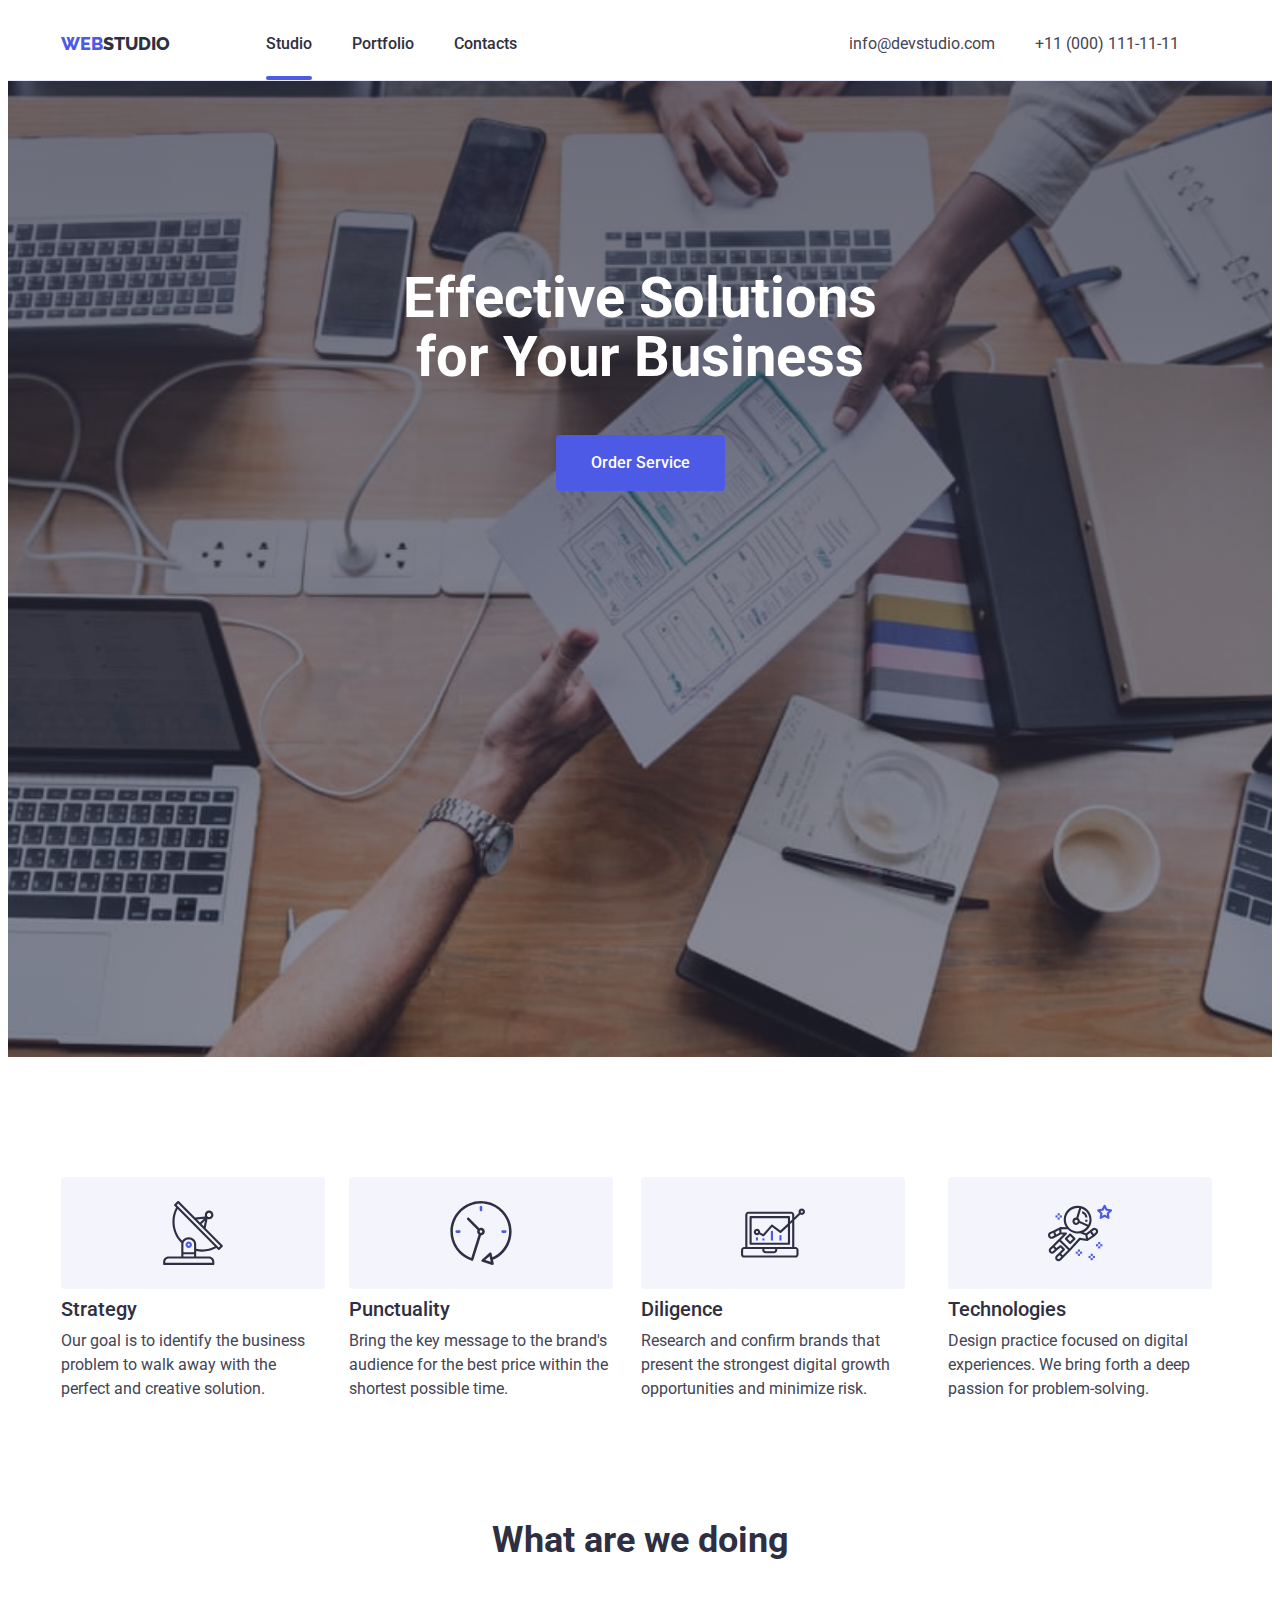
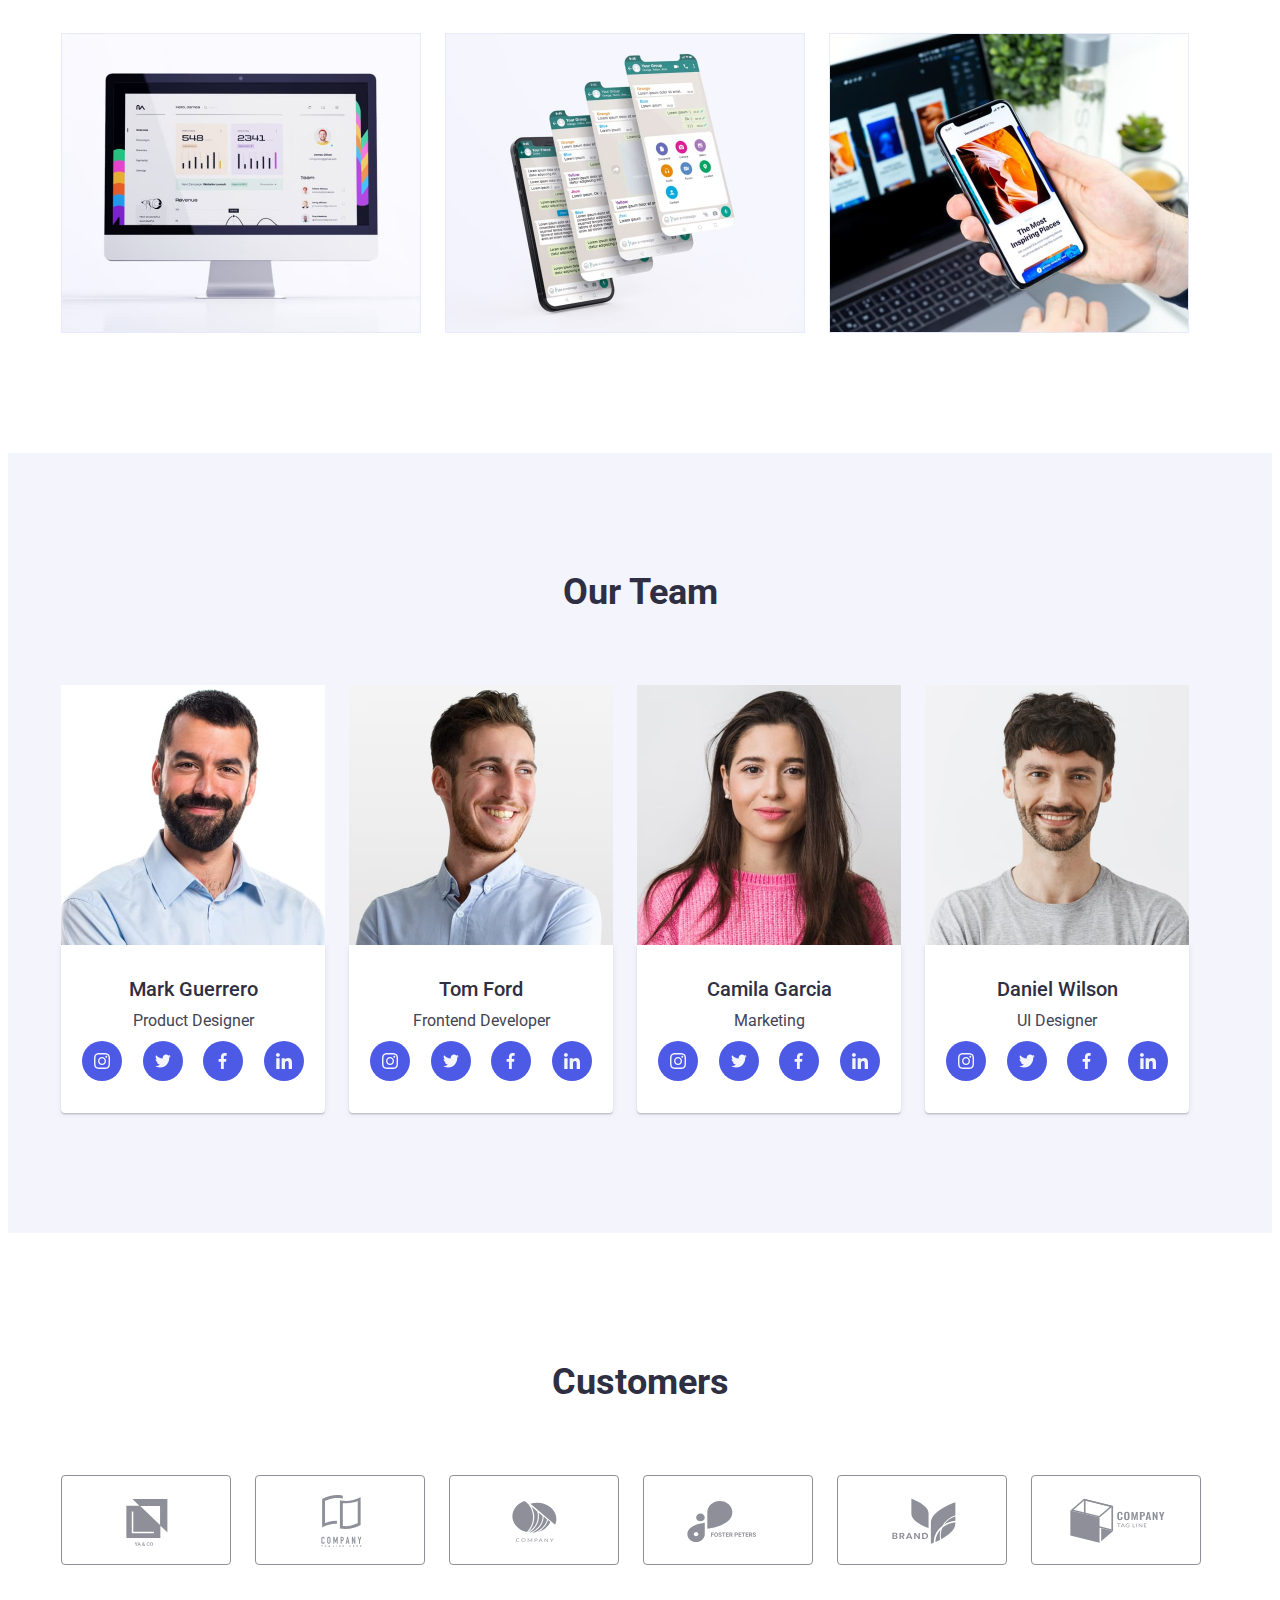
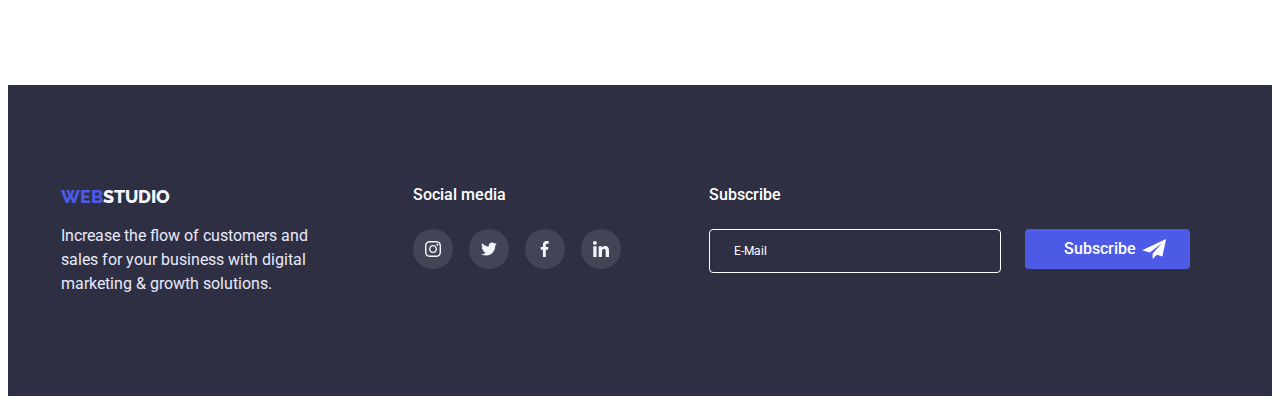
<file: index.html>
<!DOCTYPE html>
<html lang="en">
  <head>
    <meta charset="UTF-8" />
    <meta http-equiv="X-UA-Compatible" content="IE=edge" />
    <meta name="viewport" content="width=device-width, initial-scale=1.0" />
    <title>GOIT-MARKUP-HW-06</title>

    <link rel="preconnect" href="https://fonts.googleapis.com" />
    <link rel="preconnect" href="https://fonts.gstatic.com" crossorigin />
    <link
      href="https://fonts.googleapis.com/css2?family=Montserrat:wght@400;700&family=Raleway:wght@800&family=Roboto:wght@400;500;700&display=swap"
      rel="stylesheet"
    />

    <link
      rel="stylesheet"
      href="https://cdnjs.cloudflare.com/ajax/libs/modern-normalize/1.1.0/modern-normalize.min.css"
      integrity="sha512-wpPYUAdjBVSE4KJnH1VR1HeZfpl1ub8YT/NKx4PuQ5NmX2tKuGu6U/JRp5y+Y8XG2tV+wKQpNHVUX03MfMFn9Q=="
      crossorigin="anonymous"
      referrerpolicy="no-referrer"
    />

    <link rel="stylesheet" href="css/styles.css" />
  </head>

  <body>
    <header class="linie-header">
      <div class="container">
        <div class="container-header">
          <a class="logo-header" href="./index.html"
            ><span class="logo-header-one">Web</span><span class="logo-header-two">Studio</span></a
          >
          <nav class="nav-position">
            <ul class="li-point-killer-nav">
              <li>
                <a class="navigation-teku" href="./index.html">Studio</a>
              </li>
              <li>
                <a class="navigation" href="./portfolio.html">Portfolio</a>
              </li>
              <li>
                <a class="navigation" href="#">Contacts</a>
              </li>
            </ul>
          </nav>

          <address>
            <ul class="contacts">
              <li>
                <a class="contacts" href="mailto:info@devstudio.com">info@devstudio.com</a>
              </li>
              <li><a class="contacts" href="tel:+110001111111"> +11 (000) 111-11-11</a></li>
            </ul>
          </address>
        </div>
      </div>
    </header>

    <!-- SECTION 1.1. -->

    <main>
      <section class="hero-section">
        <div class="container">
          <h1 class="hero">
            Effective Solutions<br />
            for Your Business
          </h1>

          <button class="herobutton" type="button" data-modal-open>Order Service</button>

          <div class="backdrop is-hidden" data-modal>
            <div class="modal">
              <div class="position-but-modal">
                <button class="button-modal" data-modal-close>
                  <svg class="kreuz-modal" width="8" height="8">
                    <use href="./images/kreuz.svg#kreuz"></use>
                  </svg>
                </button>
              </div>

              <p class="text-modal">Leave your contacts and we will call you back</p>

              <form class="form js-speaker-form">
                <div class="menu-pos">
                  <div class="form-field">
                    <label class="text-label" for="name">Name</label>
                    <div class="jakor">
                      <input
                        class="color-mod-field"
                        type="text"
                        name="user-name"
                        id="name"
                        placeholder="  "
                      />

                      <svg class="img-pos" width="12" height="12">
                        <use href="./images/iconss.svg#icon-head"></use>
                      </svg>
                    </div>
                  </div>

                  <div class="form-field">
                    <label class="text-label" for="tel">Phone</label>
                    <div class="jakor">
                      <input
                        class="color-mod-field"
                        type="tel"
                        name="tel"
                        id="tel"
                        placeholder="  "
                      />
                      <svg class="img-pos" width="13" height="12">
                        <use href="./images/iconss.svg#icon-tel"></use>
                      </svg>
                    </div>
                  </div>

                  <div class="form-field">
                    <label class="text-label" for="email">Email</label>
                    <div class="jakor">
                      <input
                        class="color-mod-field"
                        type="email"
                        name="mail"
                        id="email"
                        placeholder="  "
                      />
                      <svg class="img-pos" width="15" height="12">
                        <use href="./images/iconss.svg#icon-conv"></use>
                      </svg>
                    </div>
                  </div>

                  <div class="form-field">
                    <label class="text-label" for="comment">Comment</label>
                    <textarea
                      class="comment"
                      name="comment"
                      id="comment"
                      rows="8"
                      placeholder="Text input"
                    ></textarea>
                  </div>

                  <div class="pol-position">
                    <input class="galka-pos" type="checkbox" name="topic" value="html" id="html" />
                    <label for="html">
                      <span class="text-policy">
                        I accept the terms and conditions of the <a href="#"> Privacy Policy </a>
                      </span>
                    </label>
                  </div>

                  <button class="herobutton" type="submit">Send</button>
                </div>
              </form>
            </div>
          </div>
        </div>
      </section>

      <!-- SECTION 2.1. -->

      <div class="container-section">
        <section class="container">
          <h2 class="list-of-fetaures-name">List of features</h2>
          <ul class="table-list-of-feautures">
            <li>
              <div class="logo-up">
                <svg class="but-pen">
                  <use href="./images/icons.svg#radio"></use>
                </svg>
              </div>
              <h3 class="list-of-fetaures-points">Strategy</h3>
              <p class="key-points">
                Our goal is to identify the business problem to walk away with the perfect and
                creative solution.
              </p>
            </li>
            <li>
              <div class="logo-up">
                <svg class="but-pen">
                  <use href="./images/icons.svg#uhr"></use>
                </svg>
              </div>

              <h3 class="list-of-fetaures-points">Punctuality</h3>
              <p class="key-points">
                Bring the key message to the brand's audience for the best price within the shortest
                possible time.
              </p>
            </li>
            <li>
              <div class="logo-up">
                <svg class="but-pen">
                  <use href="./images/icons.svg#comp"></use>
                </svg>
              </div>

              <h3 class="list-of-fetaures-points">Diligence</h3>
              <p class="key-points">
                Research and confirm brands that present the strongest digital growth opportunities
                and minimize risk.
              </p>
            </li>
            <li>
              <div class="logo-up">
                <svg class="but-pen">
                  <use href="./images/icons.svg#astro"></use>
                </svg>
              </div>

              <h3 class="list-of-fetaures-points">Technologies</h3>
              <p class="key-points">
                Design practice focused on digital experiences. We bring forth a deep passion for
                problem-solving.
              </p>
            </li>
          </ul>
        </section>
      </div>

      <!-- SECTION 3 -->

      <section class="what-we-do-sect">
        <h2 class="what-we-do">What are we doing</h2>
        <div class="container">
          <ul class="what-we-do-list">
            <li><img class="do-list-img" src="./images/im1.jpg" alt="monitor" width="360" /></li>
            <li>
              <img class="do-list-img" src="./images/im2.jpg" alt="mobilephone" width="360" />
            </li>
            <li><img class="do-list-img" src="./images/im3.jpg" alt="laptop" width="360" /></li>
          </ul>
        </div>
      </section>

      <!-- SECTION 4 -->

      <section class="container-team-bg">
        <div class="container">
          <h2 class="team-table">Our Team</h2>
          <ul class="list-team-table">
            <li>
              <img
                class="fotki-coworkers"
                src="./images/im4.jpg"
                width="264"
                alt="picture of Mark Guerrero"
              />
              <div class="team-name-class">
                <h3 class="team-player-name">Mark Guerrero</h3>
                <p class="team-player-title">Product Designer</p>
                <ul class="team-soc-w-list">
                  <li class="li-point-killer">
                    <a class="team-soc-w" href="#">
                      <svg class="team-soc-w-pic" width="16" height="16">
                        <use href="./images/icons.svg#insta"></use>
                      </svg>
                    </a>
                  </li>
                  <li class="li-point-killer">
                    <a class="team-soc-w" href="#">
                      <svg class="team-soc-w-pic" width="16" height="16">
                        <use href="./images/icons.svg#twit"></use>
                      </svg>
                    </a>
                  </li>

                  <li class="li-point-killer">
                    <a class="team-soc-w" href="#">
                      <svg class="team-soc-w-pic" width="16" height="16">
                        <use href="./images/icons.svg#face"></use>
                      </svg>
                    </a>
                  </li>
                  <li class="li-point-killer">
                    <a class="team-soc-w" href="#">
                      <svg class="team-soc-w-pic" width="16" height="16">
                        <use href="./images/icons.svg#link"></use>
                      </svg>
                    </a>
                  </li>
                </ul>
              </div>
            </li>
            <li>
              <img
                class="fotki-coworkers"
                src="./images/im5.jpg"
                width="264"
                alt="picture of Tom Ford"
              />
              <div class="team-name-class">
                <h3 class="team-player-name">Tom Ford</h3>
                <p class="team-player-title">Frontend Developer</p>
                <ul class="team-soc-w-list">
                  <li class="li-point-killer">
                    <a class="team-soc-w" href="#">
                      <svg class="team-soc-w-pic" width="16" height="16">
                        <use href="./images/icons.svg#insta"></use>
                      </svg>
                    </a>
                  </li>
                  <li class="li-point-killer">
                    <a class="team-soc-w" href="#">
                      <svg class="team-soc-w-pic" width="16" height="16">
                        <use href="./images/icons.svg#twit"></use>
                      </svg>
                    </a>
                  </li>

                  <li class="li-point-killer">
                    <a class="team-soc-w" href="#">
                      <svg class="team-soc-w-pic" width="16" height="16">
                        <use href="./images/icons.svg#face"></use>
                      </svg>
                    </a>
                  </li>
                  <li class="li-point-killer">
                    <a class="team-soc-w" href="#">
                      <svg class="team-soc-w-pic" width="16" height="16">
                        <use href="./images/icons.svg#link"></use>
                      </svg>
                    </a>
                  </li>
                </ul>
              </div>
            </li>
            <li>
              <img
                class="fotki-coworkers"
                src="./images/im6.jpg"
                width="264"
                alt="picture of Camila Garcia"
              />
              <div class="team-name-class">
                <h3 class="team-player-name">Camila Garcia</h3>
                <p class="team-player-title">Marketing</p>
                <ul class="team-soc-w-list">
                  <li class="li-point-killer">
                    <a class="team-soc-w" href="#">
                      <svg class="team-soc-w-pic" width="16" height="16">
                        <use href="./images/icons.svg#insta"></use>
                      </svg>
                    </a>
                  </li>
                  <li class="li-point-killer">
                    <a class="team-soc-w" href="#">
                      <svg class="team-soc-w-pic" width="16" height="16">
                        <use href="./images/icons.svg#twit"></use>
                      </svg>
                    </a>
                  </li>

                  <li class="li-point-killer">
                    <a class="team-soc-w" href="#">
                      <svg class="team-soc-w-pic" width="16" height="16">
                        <use href="./images/icons.svg#face"></use>
                      </svg>
                    </a>
                  </li>
                  <li class="li-point-killer">
                    <a class="team-soc-w" href="#">
                      <svg class="team-soc-w-pic" width="16" height="16">
                        <use href="./images/icons.svg#link"></use>
                      </svg>
                    </a>
                  </li>
                </ul>
              </div>
            </li>
            <li>
              <img
                class="fotki-coworkers"
                src="./images/im7.jpg"
                width="264"
                alt="picture of Mark Guerrero"
              />
              <div class="team-name-class">
                <h3 class="team-player-name">Daniel Wilson</h3>
                <p class="team-player-title">UI Designer</p>
                <ul class="team-soc-w-list">
                  <li class="li-point-killer">
                    <a class="team-soc-w" href="#">
                      <svg class="team-soc-w-pic" width="16" height="16">
                        <use href="./images/icons.svg#insta"></use>
                      </svg>
                    </a>
                  </li>
                  <li class="li-point-killer">
                    <a class="team-soc-w" href="#">
                      <svg class="team-soc-w-pic" width="16" height="16">
                        <use href="./images/icons.svg#twit"></use>
                      </svg>
                    </a>
                  </li>

                  <li class="li-point-killer">
                    <a class="team-soc-w" href="#">
                      <svg class="team-soc-w-pic" width="16" height="16">
                        <use href="./images/icons.svg#face"></use>
                      </svg>
                    </a>
                  </li>
                  <li class="li-point-killer">
                    <a class="team-soc-w" href="#">
                      <svg class="team-soc-w-pic" width="16" height="16">
                        <use href="./images/icons.svg#link"></use>
                      </svg>
                    </a>
                  </li>
                </ul>
              </div>
            </li>
          </ul>
        </div>
      </section>

      <!-- SECTION-5 -->

      <section class="customers-position">
        <div class="container">
          <h2 class="customer-title">Customers</h2>

          <ul class="table-customers">
            <li class="point-kille-pos-logo">
              <a class="logo-link" href="#">
                <svg class="logo-pict" width="104" height="56">
                  <use class="log-pict-zwei" href="./images/icons.svg#logo1"></use>
                </svg>
              </a>
            </li>
            <li class="point-kille-pos-logo">
              <a class="logo-link" href="#">
                <svg class="logo-pict" width="104" height="56">
                  <use class="log-pict-zwei" href="./images/icons.svg#logo2"></use>
                </svg>
              </a>
            </li>
            <li class="point-kille-pos-logo">
              <a class="logo-link" href="#">
                <svg class="logo-pict" width="104" height="56">
                  <use class="log-pict-zwei" href="./images/icons.svg#logo3"></use>
                </svg>
              </a>
            </li>
            <li class="point-kille-pos-logo">
              <a class="logo-link" href="#">
                <svg class="logo-pict" width="104" height="56">
                  <use class="log-pict-zwei" href="./images/icons.svg#logo4"></use>
                </svg>
              </a>
            </li>
            <li class="point-kille-pos-logo">
              <a class="logo-link" href="#">
                <svg class="logo-pict" width="104" height="56">
                  <use class="log-pict-zwei" href="./images/icons.svg#logo5"></use>
                </svg>
              </a>
            </li>

            <li class="point-kille-pos-logo">
              <a class="logo-link" href="#">
                <svg class="logo-pict" width="104" height="56">
                  <use class="log-pict-zwei" href="./images/icons.svg#logo6"></use>
                </svg>
              </a>
            </li>
          </ul>
        </div>
      </section>
    </main>

    <!-- FOOTER -->
    <footer class="color-footerbg">
      <div class="container">
        <div class="flex-for-footer">
          <div>
            <a href="./index.html" class="logo-three">WEB<span class="logo-four">STUDIO</span></a>
            <p class="last-abz">
              Increase the flow of customers and sales for your business with digital marketing &
              growth solutions.
            </p>
          </div>

          <!-- ЧЕТВЕРТОЕ ДЗ -->
          <div class="social-media-table">
            <p class="soc-med-footer">Social media</p>

            <ul class="social-links-footer">
              <li class="pos-socseti-last">
                <a class="znachki-socseti-pos" href="#">
                  <svg class="znachki-socseti" width="16" height="16">
                    <use href="./images/icons.svg#insta"></use>
                  </svg>
                </a>
              </li>
              <li class="pos-socseti-last">
                <a class="znachki-socseti-pos" href="#">
                  <svg class="znachki-socseti" width="16" height="16">
                    <use href="./images/icons.svg#twit"></use>
                  </svg>
                </a>
              </li>
              <li class="pos-socseti-last">
                <a class="znachki-socseti-pos" href="#">
                  <svg class="znachki-socseti" width="16" height="16">
                    <use href="./images/icons.svg#face"></use>
                  </svg>
                </a>
              </li>
              <li class="pos-socseti-last">
                <a class="znachki-socseti-pos" href="#">
                  <svg class="znachki-socseti" width="16" height="16">
                    <use href="./images/icons.svg#link"></use>
                  </svg>
                </a>
              </li>
            </ul>
          </div>
          <!-- ШЕСТОЕ ДЗ -->
          <div class="social-media-table">
            <p class="soc-med-footer">Subscribe</p>

            <form action="form js-speaker-form">
              <label for="email-two"> </label>
              <input
                class="color-subscr"
                type="email"
                name="mail"
                id="email-two"
                placeholder="E-Mail"
              />

              <button class="button-subscr" type="submit">
                <span class="name-of-button-subscr"> Subscribe </span>
                <svg class="airplane" width="24" height="20">
                  <use href="./images/iconss.svg#icon-fly"></use>
                </svg>
              </button>
            </form>
          </div>
        </div>
      </div>
    </footer>
    <script src="./js/modal.js"></script>
  </body>
</html>
</file>
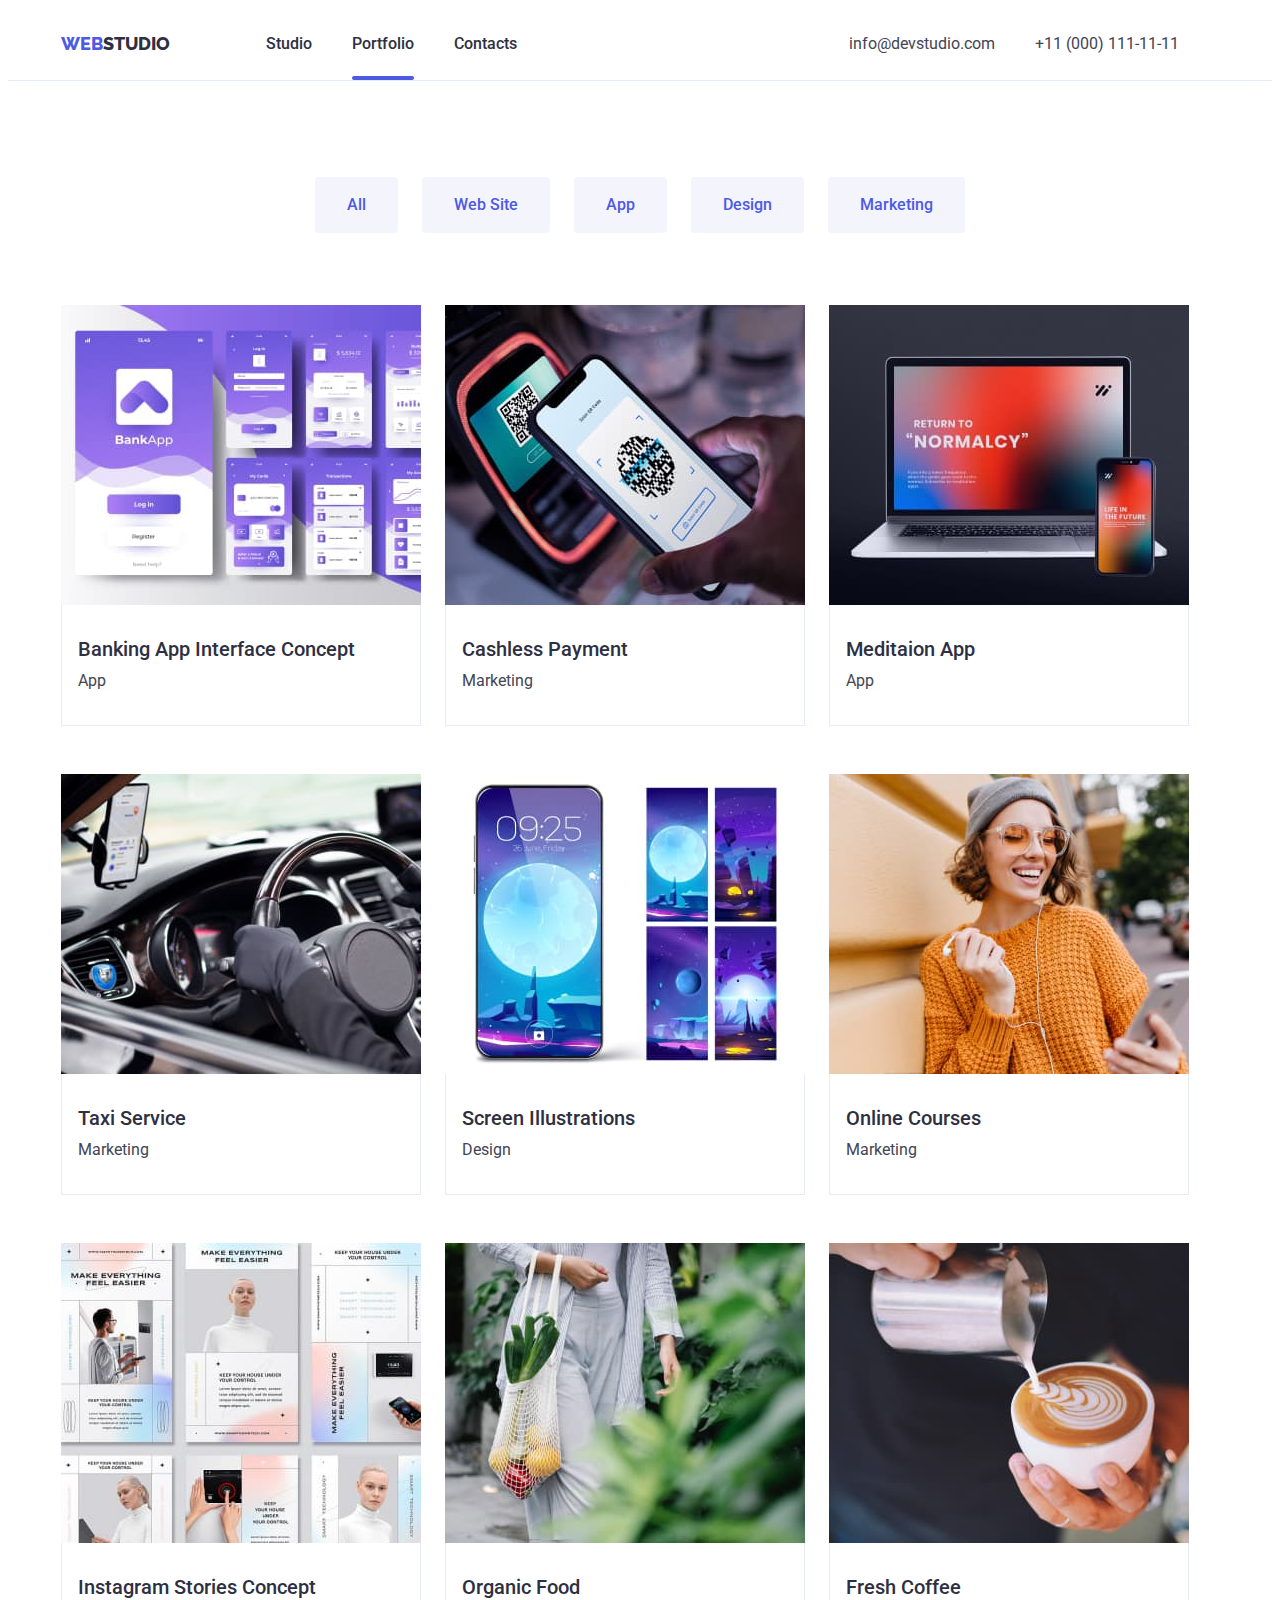
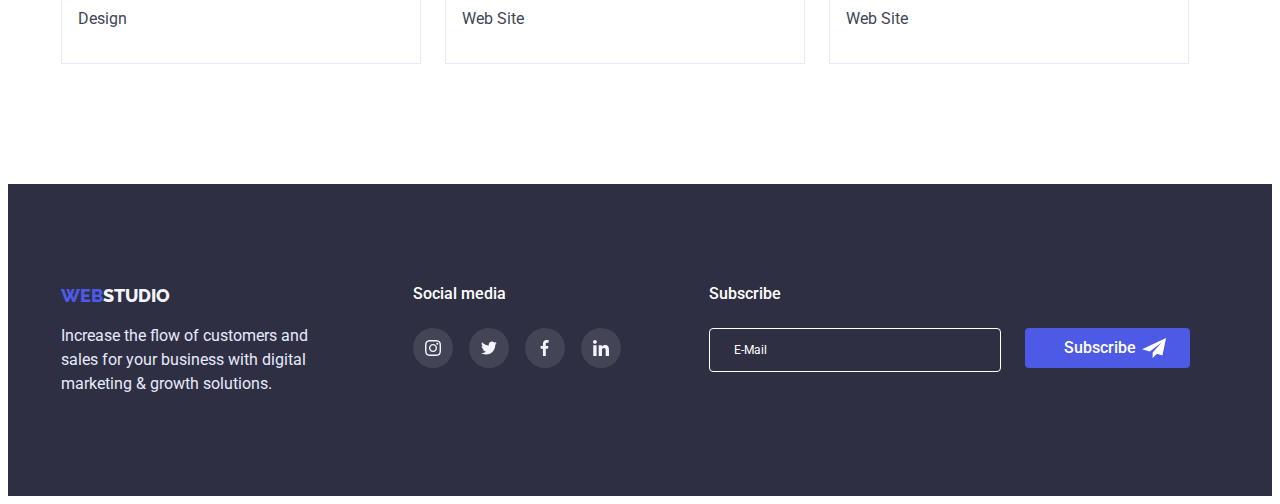
<file: portfolio.html>
<!DOCTYPE html>
<html lang="en">
  <head>
    <meta charset="UTF-8" />
    <meta http-equiv="X-UA-Compatible" content="IE=edge" />
    <meta name="viewport" content="width=device-width, initial-scale=1.0" />
    <title>GOIT-MARKUP-HW-06</title>

    <link rel="preconnect" href="https://fonts.googleapis.com" />
    <link rel="preconnect" href="https://fonts.gstatic.com" crossorigin />
    <link
      href="https://fonts.googleapis.com/css2?family=Montserrat:wght@400;700&family=Raleway:wght@800&family=Roboto:wght@400;500;700&display=swap"
      rel="stylesheet"
    />

    <link
      rel="stylesheet"
      href="https://cdnjs.cloudflare.com/ajax/libs/modern-normalize/1.1.0/modern-normalize.min.css"
      integrity="sha512-wpPYUAdjBVSE4KJnH1VR1HeZfpl1ub8YT/NKx4PuQ5NmX2tKuGu6U/JRp5y+Y8XG2tV+wKQpNHVUX03MfMFn9Q=="
      crossorigin="anonymous"
      referrerpolicy="no-referrer"
    />

    <link rel="stylesheet" href="css/styles.css" />
  </head>

  <body>
    <header class="linie-header">
      <div class="container">
        <div class="container-header">
          <a class="logo-header" href="./index.html"
            ><span class="logo-header-one">Web</span><span class="logo-header-two">Studio</span></a
          >
          <nav class="nav-position">
            <ul class="li-point-killer-nav">
              <li>
                <a class="navigation" href="./index.html">Studio</a>
              </li>
              <li>
                <a class="navigation-teku" href="./portfolio.html">Portfolio</a>
              </li>
              <li>
                <a class="navigation" href="#">Contacts</a>
              </li>
            </ul>
          </nav>

          <address>
            <ul class="contacts">
              <li>
                <a class="contacts" href="mailto:info@devstudio.com">info@devstudio.com</a>
              </li>
              <li><a class="contacts" href="tel:+110001111111"> +11 (000) 111-11-11</a></li>
            </ul>
          </address>
        </div>
      </div>
    </header>

    <!-- SECTION 1.2 -->
    <main>
      <section class="button-position">
        <div class="container">
          <h1 class="list-of-projects-name">List of projects:</h1>
          <ul class="buttons">
            <li><button class="button-port" type="button">All</button></li>
            <li><button class="button-port" type="button">Web Site</button></li>
            <li><button class="button-port" type="button">App</button></li>
            <li><button class="button-port" type="button">Design</button></li>
            <li><button class="button-port" type="button">Marketing</button></li>
          </ul>

          <!-- SECTION 2.2 -->

          <ul class="list-of-projects">
            <li class="shadow-for-list-of-proj">
              <div class="oblast-tika">
                <a class="no-link-line-proj" href="#">
                  <div class="window">
                    <img
                      class="ramka-img"
                      src="./images/img8.jpg"
                      width="360"
                      alt="a lot of screenshots of mobile phone"
                    />
                    <p class="storka-text">
                      14 Stylish and User-Friendly App Design Concepts · Task Manager App · Calorie
                      Tracker App · Exotic Fruit Ecommerce App · Cloud Storage App
                    </p>
                  </div>
                  <div class="point-proj-pos">
                    <h2 class="list-of-projects-points">Banking App Interface Concept</h2>
                    <p class="section-abz">App</p>
                  </div>
                </a>
              </div>
            </li>
            <li class="shadow-for-list-of-proj">
              <div class="oblast-tika">
                <a class="no-link-line-proj" href="#">
                  <div class="window">
                    <img
                      class="ramka-img"
                      src="./images/img9.jpg"
                      width="360"
                      alt="two handz with qr codes"
                    />
                    <p class="storka-text">
                      14 Stylish and User-Friendly App Design Concepts · Task Manager App · Calorie
                      Tracker App · Exotic Fruit Ecommerce App · Cloud Storage App
                    </p>
                  </div>
                  <div class="point-proj-pos">
                    <h2 class="list-of-projects-points">Cashless Payment</h2>
                    <p class="section-abz">Marketing</p>
                  </div>
                </a>
              </div>
            </li>

            <li class="shadow-for-list-of-proj">
              <div class="oblast-tika">
                <a class="no-link-line-proj" href="#">
                  <div class="window">
                    <img class="ramka-img" src="./images/img10.jpg" width="360" alt="laptop" />
                    <p class="storka-text">
                      14 Stylish and User-Friendly App Design Concepts · Task Manager App · Calorie
                      Tracker App · Exotic Fruit Ecommerce App · Cloud Storage App
                    </p>
                  </div>
                  <div class="point-proj-pos">
                    <h2 class="list-of-projects-points">Meditaion App</h2>
                    <p class="section-abz">App</p>
                  </div>
                </a>
              </div>
            </li>

            <li class="shadow-for-list-of-proj">
              <div class="oblast-tika">
                <a class="no-link-line-proj" href="#">
                  <div class="window">
                    <img class="ramka-img" src="./images/img11.jpg" width="360" alt="car" />
                    <p class="storka-text">
                      14 Stylish and User-Friendly App Design Concepts · Task Manager App · Calorie
                      Tracker App · Exotic Fruit Ecommerce App · Cloud Storage App
                    </p>
                  </div>
                  <div class="point-proj-pos">
                    <h2 class="list-of-projects-points">Taxi Service</h2>
                    <p class="section-abz">Marketing</p>
                  </div>
                </a>
              </div>
            </li>

            <li class="shadow-for-list-of-proj">
              <div class="oblast-tika">
                <a class="no-link-line-proj" href="#">
                  <div class="window">
                    <img
                      class="ramka-img"
                      src="./images/img12.jpg"
                      width="360"
                      alt="mobile phone"
                    />
                    <p class="storka-text">
                      14 Stylish and User-Friendly App Design Concepts · Task Manager App · Calorie
                      Tracker App · Exotic Fruit Ecommerce App · Cloud Storage App
                    </p>
                  </div>
                  <div class="point-proj-pos">
                    <h2 class="list-of-projects-points">Screen Illustrations</h2>
                    <p class="section-abz">Design</p>
                  </div>
                </a>
              </div>
            </li>

            <li class="shadow-for-list-of-proj">
              <div class="oblast-tika">
                <a class="no-link-line-proj" href="#">
                  <div class="window">
                    <img
                      class="ramka-img"
                      src="./images/img13.jpg"
                      width="360"
                      alt="girl lisen music"
                    />
                    <p class="storka-text">
                      14 Stylish and User-Friendly App Design Concepts · Task Manager App · Calorie
                      Tracker App · Exotic Fruit Ecommerce App · Cloud Storage App
                    </p>
                  </div>
                  <div class="point-proj-pos">
                    <h2 class="list-of-projects-points">Online Courses</h2>
                    <p class="section-abz">Marketing</p>
                  </div>
                </a>
              </div>
            </li>

            <li class="shadow-for-list-of-proj">
              <div class="oblast-tika">
                <a class="no-link-line-proj" href="#">
                  <div class="window">
                    <img
                      class="ramka-img"
                      src="./images/img14.jpg"
                      width="360"
                      alt="website pages"
                    />
                    <p class="storka-text">
                      14 Stylish and User-Friendly App Design Concepts · Task Manager App · Calorie
                      Tracker App · Exotic Fruit Ecommerce App · Cloud Storage App
                    </p>
                  </div>
                  <div class="point-proj-pos">
                    <h2 class="list-of-projects-points">Instagram Stories Concept</h2>
                    <p class="section-abz">Design</p>
                  </div>
                </a>
              </div>
            </li>

            <li class="shadow-for-list-of-proj">
              <div class="oblast-tika">
                <a class="no-link-line-proj" href="#">
                  <div class="window">
                    <img class="ramka-img" src="./images/img15.jpg" width="360" alt="nature" />
                    <p class="storka-text">
                      14 Stylish and User-Friendly App Design Concepts · Task Manager App · Calorie
                      Tracker App · Exotic Fruit Ecommerce App · Cloud Storage App
                    </p>
                  </div>
                  <div class="point-proj-pos">
                    <h2 class="list-of-projects-points">Organic Food</h2>
                    <p class="section-abz">Web Site</p>
                  </div>
                </a>
              </div>
            </li>

            <li class="shadow-for-list-of-proj">
              <div class="oblast-tika">
                <a class="no-link-line-proj" href="#">
                  <div class="window">
                    <img class="ramka-img" src="./images/img16.jpg" width="360" alt="caffe" />
                    <p class="storka-text">
                      14 Stylish and User-Friendly App Design Concepts · Task Manager App · Calorie
                      Tracker App · Exotic Fruit Ecommerce App · Cloud Storage App
                    </p>
                  </div>
                  <div class="point-proj-pos">
                    <h2 class="list-of-projects-points">Fresh Coffee</h2>
                    <p class="section-abz">Web Site</p>
                  </div>
                </a>
              </div>
            </li>
          </ul>
        </div>
      </section>
    </main>
   
    <!-- FOOTER -->
    <footer class="color-footerbg">
      <div class="container">
        <div class="flex-for-footer">
          <div>
            <a href="./index.html" class="logo-three">WEB<span class="logo-four">STUDIO</span></a>
            <p class="last-abz">
              Increase the flow of customers and sales for your business with digital marketing &
              growth solutions.
            </p>
          </div>

          <!-- ЧЕТВЕРТОЕ ДЗ -->
          <div class="social-media-table">
            <p class="soc-med-footer">Social media</p>

            <ul class="social-links-footer">
              <li class="pos-socseti-last">
                <a class="znachki-socseti-pos" href="#">
                  <svg class="znachki-socseti" width="16" height="16">
                    <use href="./images/icons.svg#insta"></use>
                  </svg>
                </a>
              </li>
              <li class="pos-socseti-last">
                <a class="znachki-socseti-pos" href="#">
                  <svg class="znachki-socseti" width="16" height="16">
                    <use href="./images/icons.svg#twit"></use>
                  </svg>
                </a>
              </li>
              <li class="pos-socseti-last">
                <a class="znachki-socseti-pos" href="#">
                  <svg class="znachki-socseti" width="16" height="16">
                    <use href="./images/icons.svg#face"></use>
                  </svg>
                </a>
              </li>
              <li class="pos-socseti-last">
                <a class="znachki-socseti-pos" href="#">
                  <svg class="znachki-socseti" width="16" height="16">
                    <use href="./images/icons.svg#link"></use>
                  </svg>
                </a>
              </li>
            </ul>
          </div>
          <!-- ШЕСТОЕ ДЗ -->
          <div class="social-media-table">
            <p class="soc-med-footer">Subscribe</p>

            <form action="form js-speaker-form">
              <label for="email-two"> </label>
              <input
                class="color-subscr"
                type="email"
                name="mail"
                id="email-two"
                placeholder="E-Mail"
              />

              <button class="button-subscr" type="submit">
                <span class="name-of-button-subscr"> Subscribe </span>
                <svg class="airplane" width="24" height="20">
                  <use href="./images/iconss.svg#icon-fly"></use>
                </svg>
              </button>
            </form>
          </div>
        </div>
      </div>
    </footer>
    <script src="./js/modal.js"></script>
  </body>
</html>
</file>
<file: css/styles.css>
body {
  font-family: 'Roboto', sans-serif;
  background-color: var(--center-color);
}

:root {
  --logo-l-color: #4d5ae5;
  --logo-r-color: #2e2f42;
  --contact-color: #434455;
  --center-color: #ffffff;
  --but-color: #4d5ae5;
  --logo-f-color: #f4f4fd;
  --button2-color: #404bbf;
  --last-abz-color: #e7e9fc;
  --ramka-cutomer-color: #8e8f99;
  --tochki-color: #424355;
  --foote-hoover: #31d0aa;
  --belii-modal: #fcfcfc;
  --mod-color: rgb(46, 47, 66, 0.2);
}

/* COMMON  */

.container {
  margin-left: auto;
  margin-right: auto;

  width: 1158px;

  padding-left: 15px;
  padding-right: 15px;
}

h1,
h2,
h3,
h4,
h5,
h6,
p {
  margin: 0;
}

.img {
  display: block;
  max-width: 100%;
  height: auto;
}

ul,
li,
a {
  padding: 0;
  margin: 0;
}

/* HEADER */

.logo-header {
  text-decoration: none;
  padding: 24px 0 24px 0;
}

.logo-header-one {
  color: var(--logo-l-color);
  font-family: 'Raleway', sans-serif;
  font-weight: 800;
  font-size: 18px;
  line-height: 1.33;
  list-style: none;
  text-decoration: none;

  text-transform: uppercase;
}

.logo-header-two {
  color: var(--logo-r-color);
  font-family: 'Raleway', sans-serif;
  font-weight: 800;
  font-size: 18px;
  line-height: 1.33;
  list-style: none;
  text-decoration: none;

  text-transform: uppercase;
}

.li-point-killer-nav {
  list-style: none;

  padding: 24px 0 24px 0;
  margin: 0 0 0 0;

  display: inline-flex;
  gap: 40px;
}

/* ТЕКУЩАЯ КНОПКА */

.navigation-teku {
  color: var(--logo-r-color);
  font-family: 'Roboto', sans-serif;
  font-weight: 500;
  font-size: 16px;
  line-height: 1.5;
  text-decoration: none;
  position: relative;
  transition: 250ms color cubic-bezier(0.4, 0, 0.2, 1);
  padding: 24px 0 24px 0;
  margin: 0 0 0 0;
}

.navigation-teku:after {
  content: '';
  display: block;
  background-color: var(--but-color);
  width: 100%;
  height: 4px;
  position: absolute;
  bottom: -3px;
  border-radius: 2px;
}

/* Остальные кнопки */

.navigation {
  color: var(--logo-r-color);
  font-family: 'Roboto', sans-serif;
  font-weight: 500;
  font-size: 16px;
  line-height: 1.5;
  text-decoration: none;
  position: relative;
  transition: 250ms color cubic-bezier(0.4, 0, 0.2, 1);
  padding: 24px 0 24px 0;
  margin: 0 0 0 0;
}

.navigation:hover,
.navigation-teku:hover {
  color: var(--but-color);
}

.navigation:after {
  content: '';
  display: block;
  background-color: var(--but-color);
  width: 100%;
  height: 4px;
  position: absolute;
  bottom: -3px;
  transition: 250ms transform cubic-bezier(0.4, 0, 0.2, 1);
  transform: scaleX(0);
  border-radius: 2px;
}

.navigation:hover:after {
  transform: scaleX(1);
}

.nav-position {
  padding: 0;
  margin: 0 332px 0 96px;
}

.contacts {
  color: var(--contact-color);
  font-family: 'Roboto', sans-serif;
  font-style: normal;
  font-size: 16px;
  line-height: 1.5;
  list-style: none;
  text-decoration: none;

  display: inline-flex;
  gap: 40px;
  padding: 24px 0 24px 0;
  margin-left: auto;
  transition: 250ms color cubic-bezier(0.4, 0, 0.2, 1);
}

.contacts:hover {
  color: var(--but-color);
}

.container-header {
  height: 72px;
  display: flex;
  align-items: center;
}

.linie-header {
  border-bottom: solid 1px var(--last-abz-color);
}

/* SECTION 1.1 */

.hero {
  color: var(--center-color);
  font-family: 'Roboto', sans-serif;
  font-weight: 700;
  font-size: 56px;
  line-height: 1.05;
  /* background-color: var(--logo-r-color); */
  padding: 0;
  margin-bottom: 48px;
}

.herobutton {
  color: var(--center-color);
  font-family: 'Roboto', sans-serif;
  font-weight: 500;
  font-size: 16px;
  line-height: 1.5;
  background-color: var(--but-color);
  border: 1px;
  min-width: 169px;
  min-height: 56px;
  margin: 0;
  border-radius: 4px;
  transition: 250ms background-color cubic-bezier(0.4, 0, 0.2, 1);
}

.herobutton:hover,
.herobutton:focus {
  color: var(--center-color);
  background-color: var(--button2-color);
  cursor: pointer;
}

/* 060323 */

/* .overlay {
  display: block;
  width: 200px;
  height: 200px;
  background-image: linear-gradient(to right, black 0%, transparent 100%), url(../images/fon.jpg);
  background-size: cover;
  background-position: center;
} */

/* SECTION 1.2 */

.list-of-projects-name {
  display: none;
  padding: 0;
  margin: 0;
}

.hero-section {
  padding-top: 188px;
  padding-bottom: 188px;

  /* overlay  */
  display: block;
  max-width: 1440px;
  height: 600px;
  margin-left: auto;
  margin-right: auto;
  background-image: linear-gradient(to bottom, rgba(46, 47, 66, 0.7), transparent 450%),
    url(../images/fon.jpg);
  background-repeat: cover;
  background-size: cover;
  background-position: center;

  /* container hero */
  background-color: var(--logo-r-color);
  text-align: center;
}

.buttons {
  list-style: none;
  display: flex;
  gap: 24px;
  justify-content: center;
  margin: 0;
  margin-bottom: 72px;
  padding: 0;
}

.button-port {
  background-color: var(--logo-f-color);
  color: var(--but-color);
  font-family: 'Roboto', sans-serif;
  font-weight: 500;
  font-size: 16px;
  line-height: 1.5;
  border: 1px;
  padding: 16px 32px 16px 32px;
  border-radius: 4px;
  margin-bottom: 0;
  transition: 250ms background-color cubic-bezier(0.4, 0, 0.2, 1);
  transition: 50ms box-shadow cubic-bezier(0.4, 0, 0.2, 1);
}

.button-port:hover,
.button-port:focus {
  color: var(--center-color);
  background-color: var(--button2-color);
  cursor: pointer;
  box-shadow: 0px 3px 1px rgba(0, 0, 0, 0.1), 0px 2px 1px rgba(0, 0, 0, 0.08),
    0px 2px 2px rgba(0, 0, 0, 0.12);
}

.button-position {
  margin: 0;

  padding-top: 96px;
  padding-bottom: 120px;
}

/* SECTION 2.1. */
.list-of-fetaures-points {
  color: var(--logo-r-color);
  font-family: 'Roboto', sans-serif;
  font-weight: 500;
  font-size: 20px;
  line-height: 1.2;

  margin: 0 0 8px 0;
  padding: 0;
}

/* 260223 */
.list-of-fetaures-name {
  margin: 0 0 0 0;
  padding: 0;
  display: none;
}

.table-list-of-feautures {
  list-style: none;

  padding: 0;
  margin: 0 0 0 0;
  display: flex;
  text-align: left;
  gap: 24px;
}

.key-points {
  color: var(--contact-color);
  font-family: 'Roboto', sans-serif;

  font-size: 16px;
  line-height: 1.5;

  padding: 0;
  margin: 0;
}

/* 260223 */
.container-section {
  text-align: center;
  padding-top: 120px;
  padding-bottom: 120px;
}

/* 050323 */

.logo-up {
  width: 264px;
  height: 112px;
  border-radius: 4px;
  background-color: var(--logo-f-color);
  border: var(--logo-f-color);
  margin: 0 0 8px 0;
  display: flex;
  justify-content: center;
  align-items: center;
}

.but-pen {
  fill: var(--logo-r-color);
  cursor: pointer;
  height: 64px;
  width: 64px;
}

/* SECTION 2.2. */

.list-of-projects {
  list-style: none;
  display: flex;
  margin: 0 0 0 0;
  gap: 48px 24px;
  flex-wrap: wrap;
  padding: 0;
}

.list-of-projects-points {
  color: var(--logo-r-color);
  font-family: 'Roboto', sans-serif;
  font-weight: 500;
  font-size: 20px;
  line-height: 1.2;
  padding: 0;
  margin: 0 0 8px 0;
}

.section-abz {
  color: var(--contact-color);
  font-family: 'Roboto' sans-serif;
  font-size: 16px;
  line-height: 1.5;
  padding: 0;
  margin: 0;
}

.point-proj-pos {
  padding: 32px 54px 32px 16px;
  border-left: var(--last-abz-color) solid 1px;
  border-bottom: var(--last-abz-color) solid 1px;
  border-right: var(--last-abz-color) solid 1px;
}

.ramka-img {
  display: block;
  position: relative;
  display: flex;
}

.window {
  position: relative;
  overflow: hidden;
}

.window::after {
  content: '';
  left: 0;
  bottom: 0;
  width: 100%;
  height: 100%;
  position: absolute;
  background-color: var(--logo-l-color);
  opacity: 1;
  transform: translateY(300px);
  transition: transform 250ms cubic-bezier(0.4, 0, 0.2, 1);
  z-index: 0;
}

.oblast-tika:hover .window::after {
  transform: translateY(0);
}

.storka-text {
  color: var(--logo-f-color);
  font-family: 'Roboto', sans-serif;
  font-weight: 400;
  font-size: 16px;
  line-height: 1.5;
  position: absolute;
  transform: translateY(300px);
  transition: transform 250ms cubic-bezier(0.4, 0, 0.2, 1);
  margin: 40px 32px 164px;
  z-index: 1;
}

.oblast-tika:hover .storka-text {
  transform: translateY(-300px);
}

.shadow-for-list-of-proj {
  cursor: pointer;
}

.shadow-for-list-of-proj:hover {
  box-shadow: 0px 1px 6px rgba(46, 47, 66, 0.08), 0px 1px 1px rgba(46, 47, 66, 0.16),
    0px 2px 1px rgba(46, 47, 66, 0.08);
}

.no-link-line-proj {
  list-style: none;
  text-decoration: none;
}

/* SECTION3 */

.what-we-do {
  font-family: 'Roboto';
  font-weight: 700;
  font-size: 36px;
  line-height: 1.11;
  color: var(--logo-r-color);
  text-align: center;

  padding: 0;
  margin: 0 0 72px 0;
}

.what-we-do-list {
  list-style: none;
  display: flex;
  gap: 24px;
  padding: 0;
  margin: 0;
}

.do-list-img {
  display: block;
}

.what-we-do-sect {
  padding: 0 0 120px 0;
}

/* SECTION4 */

.team-table {
  font-family: 'Roboto';
  font-weight: 700;
  font-size: 36px;
  line-height: 1.11;
  color: var(--logo-r-color);
  text-align: center;

  margin: 0 0 72px;
  padding: 0;
}

.list-team-table {
  list-style: none;

  padding: 0 0 0 0;
  margin: 0;
  display: flex;
  gap: 24px;
  margin-left: auto;
  margin-right: auto;
}

.team-player-name {
  color: var(--logo-r-color);
  font-family: 'Roboto';
  font-weight: 500;
  font-size: 20px;
  line-height: 1.2;
  margin: 0 0 8px 0;
  padding: 0;
  text-align: center;
  background-color: var(--center-color);
}

.team-player-title {
  color: var(--contact-color);
  font-family: 'Roboto';
  font-weight: 400;
  font-size: 16px;
  line-height: 1.5;

  padding: 0;
  margin: 0 0 8px 0;
  text-align: center;
  background-color: var(--center-color);
}

.container-team-bg {
  background-color: var(--logo-f-color);
  padding: 120px 0 120px 0;
}

.fotki-coworkers {
  display: block;
}

.team-name-class {
  padding: 32px 0 32px 0;
  background-color: var(--center-color);

  box-shadow: 0px 1px 6px rgba(46, 47, 66, 0.08), 0px 1px 1px rgba(46, 47, 66, 0.16),
    0px 2px 1px rgba(46, 47, 66, 0.08);

  border-bottom-left-radius: 4px;
  border-bottom-right-radius: 4px;
}

/* 05.03.23 */

.team-soc-w-list {
  display: flex;
  justify-content: space-evenly;
}

.team-soc-w {
  width: 40px;
  height: 40px;
  background-color: var(--logo-l-color);
  border-radius: 50%;
  list-style: none;
  display: flex;
  justify-content: center;
  align-items: center;
  padding: 0;
  margin: 0;
  transition: 250ms background-color cubic-bezier(0.4, 0, 0.2, 1);
}

.team-soc-w-pic {
  fill: var(--logo-f-color);

  height: 40%;
  width: 40%;
  display: flex;
  justify-content: center;
  align-items: center;
  padding: 0;
  margin: 0;
}

.li-point-killer {
  list-style: none;
}

.team-soc-w:hover,
.team-soc-w:focus {
  background-color: var(--button2-color);
}

/* SECTION 5 */

.customers-position {
  padding: 130px 0 120px 0;
}

.customer-title {
  text-align: center;
  font-family: 'Roboto';
  font-style: normal;
  font-weight: 700;
  font-size: 36px;
  line-height: 1.1;
  color: var(--logo-r-color);
  margin-bottom: 72px;
}

.table-customers {
  display: flex;
  list-style: none;
}

.logo-link {
  width: 168px;
  height: 88px;
  background-color: var(--center-color);
  border-radius: 4px;
  list-style: none;
  display: flex;
  justify-content: center;
  align-items: center;
  padding: 0;
  margin: 0;
  border: 1px solid var(--ramka-cutomer-color);
  transition: 250ms fill cubic-bezier(0.4, 0, 0.2, 1);
}

.log-pict-zwei {
  fill: var(--ramka-cutomer-color);
  transition: 250ms fill cubic-bezier(0.4, 0, 0.2, 1);
}

.log-pict {
  display: flex;
  justify-content: center;
  align-items: center;
  padding: 0;
  margin: 0;
}

.point-kille-pos-logo {
  list-style: none;
  margin-right: 24px;
}

.point-kille-pos-logo:last-child {
  margin-right: 0;
}

.point-kille-pos-logo:focus {
  border: var(--tochki-color);
}

.logo-link:hover .log-pict-zwei {
  fill: var(--button2-color);
}

.logo-link:hover {
  border: 1px solid var(--button2-color);
}

/* 
.logo-link:hover,
.logo-link:hover,
.log-pict-zwei:hover {
  fill: var(--button2-color);
  border: 1px solid var(--button2-color);
  color: var(--button2-color);
} */

/* FOOTER */
/* LOGO2 */

.logo-three {
  color: var(--logo-l-color);
  font-family: 'Raleway', sans-serif;
  font-weight: 800;
  font-size: 18px;
  line-height: 1.33;
  list-style: none;
  text-decoration: none;
}

.logo-four {
  color: var(--logo-f-color);
  font-family: 'Raleway', sans-serif;
  font-weight: 800;
  font-size: 18px;
  line-height: 21px;
  list-style: none;
  text-decoration: none;
}

.last-abz {
  color: var(--last-abz-color);
  font-family: 'Roboto', sans-serif;
  line-height: 24px;
  list-style: none;
  text-decoration: none;
  margin: 16px 0 0 0;
  max-width: 264px;
}

/* 260223 */

.color-footerbg {
  background-color: var(--logo-r-color);
  padding: 100px 0 100px 0;
}

/* 050323 */

.soc-med-footer {
  font-family: 'Roboto';
  font-style: normal;
  font-weight: 500;
  font-size: 16px;
  line-height: 1.28;
  color: var(--center-color);
  margin-bottom: 24px;
}

.social-media-table {
  margin-left: 88px;
}

.flex-for-footer {
  display: flex;
}

.social-links-footer {
  display: flex;
  list-style: none;
}

.znachki-socseti-pos {
  width: 40px;
  height: 40px;
  background-color: rgb(255, 255, 255, 0.1);
  border-radius: 50%;
  list-style: none;
  display: flex;
  justify-content: center;
  align-items: center;
  padding: 0;
  margin-right: 0;
  transition: 250ms background-color cubic-bezier(0.4, 0, 0.2, 1);
}

.znachki-socseti {
  fill: var(--logo-f-color);
  height: 40%;
  width: 40%;
  display: flex;
  justify-content: center;
  align-items: center;
  padding: 0;
  margin: 0;
}

.znachki-socseti-pos:hover,
.znachki-socseti-pos:focus {
  background-color: var(--foote-hoover);
}

.pos-socseti-last {
  margin-right: 16px;
}

.pos-socseti-last:last-child {
  margin-right: 0px;
}

/* MODAL FENSTER */

.backdrop {
  position: fixed;
  top: 0;
  left: 0;
  width: 100%;
  height: 100%;
  background-color: rgb(46, 47, 66, 0.4);
  opacity: 1;
  transition: 350ms cubic-bezier(0.4, 0, 0.2, 1);
}

.modal {
  width: 408px;
  background-color: var(--belii-modal);
  position: absolute;
  top: 50%;
  padding: 72px 24px 24px 24px;
  left: 50%;
  transform: translate(-50%, -50%) scale(1);
  border-radius: 4px;
  transition: cubic-bezier(0.4, 0, 0.2, 1);
}

.backdrop.is-hidden {
  opacity: 0;
  pointer-events: none;
}

.text-modal {
  margin-bottom: 16px;
  padding: 0;
  text-align: left;
  color: var(--logo-r-color);
  font-family: 'Roboto';
  font-weight: 500;
  font-size: 16px;
  line-height: 1.5;
  text-align: center;
}

.backdrop.is-hidden.modal {
  transform: translate(-50%, -50%) scale(0.9);
}

.position-but-modal {
  opacity: 1;
}

.button-modal {
  margin: 0;
  padding: 0;
  background-color: rgb(0, 0, 0, 0.1);
  border-radius: 50%;
  list-style: none;
  display: flex;
  justify-content: center;
  align-items: center;
  padding: 0;
  top: 24px;
  right: 24px;
  height: 24px;
  width: 24px;
  position: absolute;
  border-color: rgb(46, 47, 66, 0.1);
  transition: 250ms cubic-bezier(0.4, 0, 0.2, 1);
}

.kreuz-modal {
  fill: var(--logo-r-color);
  height: 8px;
  width: 8px;
  display: flex;
  justify-content: center;
  align-items: center;
  padding: 0;
  margin: 0;
  transition: 250ms cubic-bezier(0.4, 0, 0.2, 1);
}

.button-modal:active .kreuz-modal {
  fill: var(--center-color);
}

.button-modal:active {
  background-color: var(--but-color);
}

/* FORMA 
210323 */

.form-field {
  margin: 0;
  padding: 0;
  display: flex;
  flex-direction: column;
}

.form-field input {
  margin: 0;
  padding: 0;
  height: 40px;
  width: 360px;
  border-radius: 4px;
  border: 1px solid var(--mod-color);
  text-align: left;
}

.form-field input[type='text'],
input[type='tel'],
input[type='email'] {
  padding-left: 38px;
}

.color-mod-field {
  font-family: roboto;
  font-weight: 400;
  font-size: 12px;
  line-height: 1.16;
  color: var(--contact-color);
}

.form-field input:focus {
  border: 1px solid var(--but-color);
  outline: none;
}

.form-field label {
  margin-top: 8px;
  margin-bottom: 4px;
  text-align: left;
}

.form-field:first-child label {
  margin-top: 0px;
  margin-bottom: 4px;
  text-align: left;
}

.comment {
  padding: 8px;
  resize: none;
  height: 120px;
  width: 360px;
  border-radius: 4px;
  border: 1px solid var(--mod-color);
  text-align: left;
  outline: none;
  font-family: roboto;
  font-weight: 400;
  font-size: 12px;
  line-height: 1.16;
  color: var(--contact-color);
}

.form-field textarea:focus {
  border: 1px solid var(--but-color);
  outline: none;
}
.text-label {
  color: var(--ramka-cutomer-color);
  font-family: 'Roboto';
  font-weight: 400;
  font-size: 12px;
  line-height: 1.16;
  text-align: center;
}

.text-policy {
  margin: 16px 0 24px 22px;
  color: var(--ramka-cutomer-color);
  font-family: 'Roboto';
  font-weight: 400;
  font-size: 12px;
  line-height: 1.16;
  display: inline-block;
}

.pol-position {
  display: flex;
  align-items: center;
  position: relative;
}

.galka-pos {
  position: absolute;
  top: 15px;
  left: 0;
  width: 14px;
  height: 14px;
}

.galka-pos-zwei {
  position: absolute;
  top: 22px;
  left: -20px;
}

.galka-pos-zwei:active {
  position: absolute;
  top: 22px;
  left: -20px;
}

.img-pos {
  position: absolute;
  top: 50%;
  left: 19px;
  transform: translateY(-50%);
  transition: 250ms cubic-bezier(0.4, 0, 0.2, 1);
  display: inline;
}

.jakor {
  position: relative;
}

.jakor:focus-within > .img-pos {
  fill: var(--but-color);
}

/* SUBSCRIBE */

.tabl-subscr {
  display: flex;
}

.button-subscr {
  margin-left: 24px;
  color: var(--center-color);
  font-family: 'Roboto', sans-serif;
  font-weight: 500;
  font-size: 16px;
  line-height: 1.5;
  background-color: var(--but-color);
  border: 1px;

  border-radius: 4px;
  width: 165px;
  height: 40px;

  position: absolute;
}

.color-subscr {
  font-family: 'Roboto', sans-serif;
  font-weight: 400;
  font-size: 12px;
  line-height: 2;
  color: var(--center-color);

  background-color: var(--logo-r-color);
  border-radius: 4px;
  border-color: var(--center-color);
  width: 264px;
  height: 40px;
  outline: none;
  border: 1px solid var(--center-color);
}

.color-subscr::placeholder {
  color: var(--center-color);
  text-align: left;
}

.social-media-table input[type='email'] {
  padding-left: 24px;
}

.airplane {
  position: absolute;
  right: 24px;
  top: 10px;
  bottom: 10px;
}

.name-of-button-subscr {
  margin-right: 16px;
}

/* 
#4D5AE5 logo
#2E2F42  logo nav list  wawd names
#434455 cont  text job post
#FFFFFF center
#4D5AE5 button
#F4F4FD logo finish
#E7E9FC;unter logo  
#404BBF ; button 2 
*/
</file>
